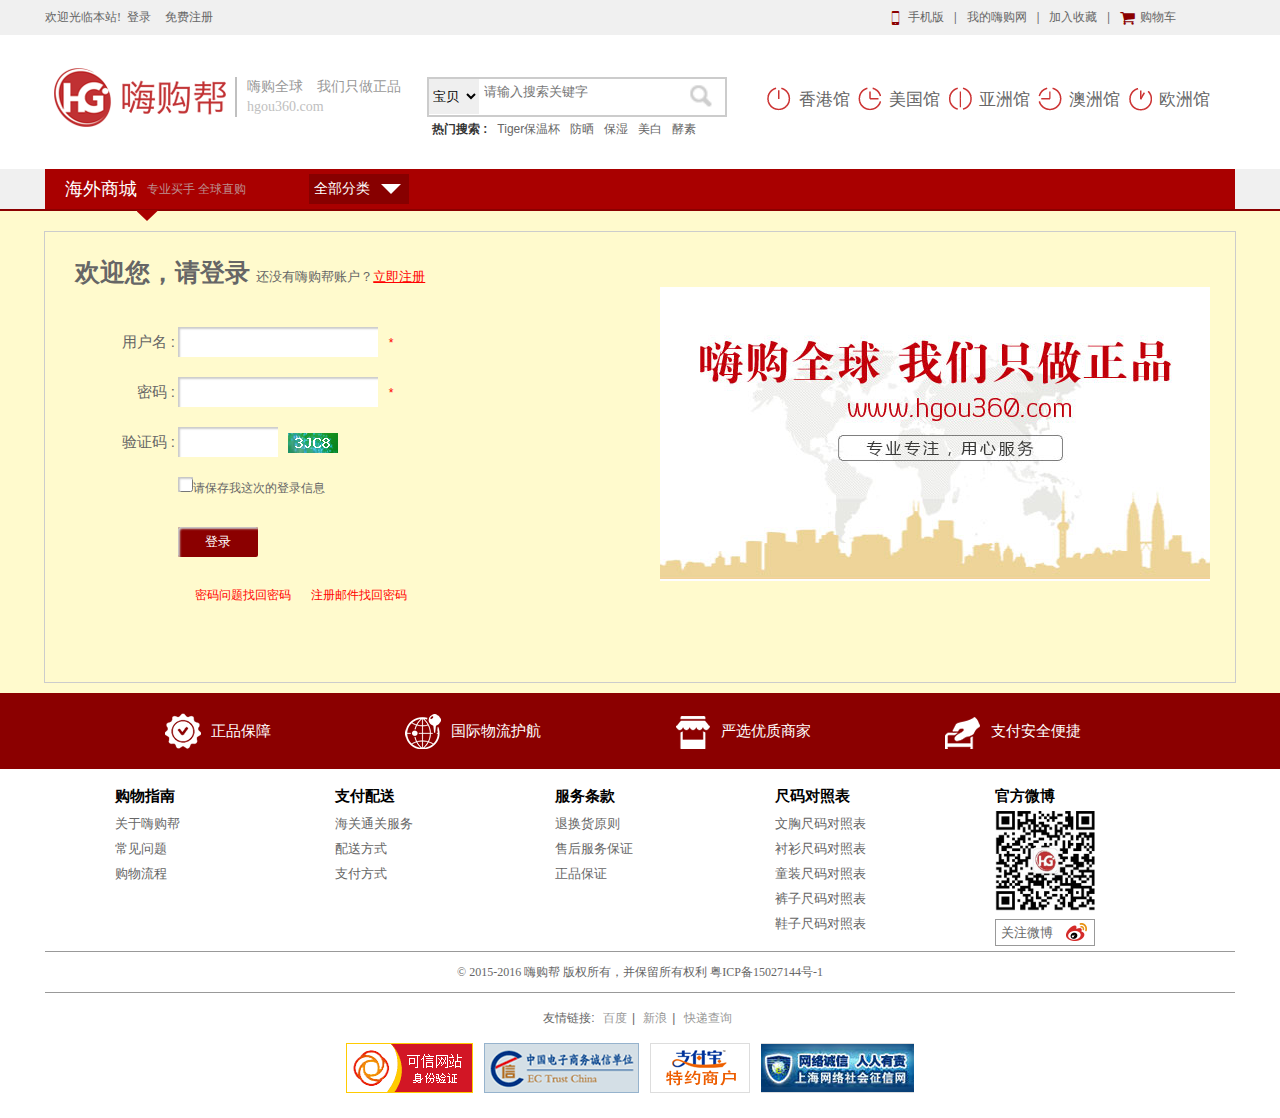
<file: my/login.html>
<!DOCTYPE html>
<html>
	<head>
		<meta charset="UTF-8">
		<title></title>
			<link rel="stylesheet" type="text/css" href="css/comm.css">
			<script type="text/javascript" src="js/jquery-1.11.0.js"></script>
		<style>
				header{margin-top:0;}
				#menu .menu a{display:inline-block;width:100px;height:30px;background:#870000; ;margin-top:5px;font:14px/30px "microsoft yahei";color:#fff;padding:0 5px;box-sizing: border-box;text-align:left;margin-left:60px;position:relative;}
					#menu .menu a strong{border-width:10px;border-color:#fff transparent transparent;border-style:solid;position:absolute;right:8px;top:10px;}
				/****************************************section*/
				section{width:100%;background:#FFFACD;padding:20px 0 10px 0;}
					#con{width:1190px;min-height:200px;height:auto!important;height:200px;border:1px solid #ccc;margin:0 auto;overflow:hidden;}
						#con .left{width:455px;min-height:300px;height:auto!important;height:300px;padding-bottom:150px;float:left;padding:15px 30px;box-sizing: border-box;}
							#con .left h1{font:25px/40px "microsoft yahei";font-weight:bold;}
								#con .left h1 em{font:13px/60px "microsoft yahei";}
								#con .left h1 em a{text-decoration: underline;color:red}
							#con .left ul li{padding-left:30px;box-sizing: border-box;margin-top:20px;}
								#con .left ul li input{width:200px;height:30px;border:0;box-shadow: 2px 2px 2px #CCCCCC inset ;}
								#con .left ul li input[type="checkbox"]{width:15px;height:15px;}
								#con .left ul li input[type="text"]{width:100px;height:30px;}
								
								#con .left ul li i{margin-left:10px;color:red;}
								#con .left ul li a{color:red;margin-left:20px;}
									#con .left ul li a:hover{color:darkred}
								
								#con .left ul li ol{width:180px;height:30px;display:inline-block;}
									#con .left ul li ol div{width:60px;height:30px;float:left;text-align:center;border-bottom:2px solid #999;}
							#con .left form p{width:70px;display:inline-block;text-align:right;font-size:15px;}
							
					
						#con .right{width:600px;min-height:300px;height:auto!important;height:300px;padding-bottom:150px;float:right;background:url(img/hgou.jpg) no-repeat center 55px;}
			</style>
	</head>
	<body>
		<!------------------------------------header-->
		<header>
			<div id="header_top">
				<div class="top">
					<div class="left">
						<span>欢迎光临本站!</span>
						<a href="login.html">登录</a>
						<a href="regist.html">免费注册</a>
					</div>
					<div class="right">
						<a><span>&#xe625;</span>手机版
							<ul>
								<li><img src="img/qr.jpg"></li>
							</ul>
						</a>
						<b>|</b>
						<a href="#">我的嗨购网
							<ul>
								<li>我的订单</li>
								<li>分享有礼</li>
							</ul>
						</a>
						<b>|</b>
						<a href="#">加入收藏</a>
						<b>|</b>
						<a href="#"><span>&#xe654;</span>购物车</a>
					</div>
				</div>
			</div>
			<div id="nav">
				<a href="sy.html"><div class="left1"></div></a>
				<div class="left2">
					<p>嗨购全球　我们只做正品</p>
					<span>hgou360.com</span>
				</div>
				<div class="right1">
					<div class="top">
						<form>
						<select>
							<option>宝贝</option>
							<option>品牌</option>
						</select>
						<input type="text" placeholder="请输入搜索关键字">
						<a href="#"><img src="img/search.png"></a>
						</form>
					</div>
					<div class="bottom">
						<b>热门搜索 :</b>
						<a href="#">Tiger保温杯</a>
						<a href="#">防晒</a>
						<a href="#">保湿</a>
						<a href="#">美白</a>
						<a href="#">酵素</a>
					</div>
				</div>
				<div class="right2">
					<a href="#"><span></span>香港馆</a>
					<a href="#"><span style="background-position:-27px 0"></span>美国馆</a>
					<a href="#"><span style="background-position:-54px 0"></span>亚洲馆</a>
					<a href="#"><span style="background-position:-83px 0"></span>澳洲馆</a>
					<a href="#"><span style="background-position:-110px 0"></span>欧洲馆</a>
				</div>
			</div>
			<div id="menu">
				<div class="menu">
					<i></i>
					<b>海外商城</b>
					<em>专业买手 全球直购</em>
					<a href="#">全部分类<strong></strong></a>
				</div>
			</div>
		</header>
		
		<!------------------------------------section-->
		<section>
			<div id="con">
				<div class="left">
					<h1>欢迎您，请登录 <em>还没有嗨购帮账户？<a href="regist.html">立即注册</a></em></h1>
					<form>
					<ul>
						<li><p>用户名 :</p> <input type="username" name="username" id="un"><i>*</i></li>
						<li><p>密码 : </p> <input type="password" name="password" id="pw"><i>*</i></li>
						<li><p>验证码 :</p> <input type="text" name="code" id="cd"><i><img style="vertical-align: middle;" src="img/code/captcha (1).png"></i></li>
						
						<li><p></p> <input type="checkbox">请保存我这次的登录信息</li>
						<li><p></p> <input style="width:80px;margin:10px 0;background:darkred;color:#fff;border:0;border-radius:2px;cursor: pointer;" type="button" id="btn" value="登录"></li>
						<li><p></p><a href="#">密码问题找回密码</a><a href="#">注册邮件找回密码</a></li>
					</ul>
					</form>
				</div>
				<div class="right"></div>
			</div>
		</section>
		
		<!------------------------------------footer-->
		<footer>
			<div id="footer_top">
				<div class="top">
					<span>
						<i style="background-position:0 0"></i>
						<a href="#">正品保障</a>
					</span>
					<span>
						<i style="background-position:0 -45px"></i>
						<a href="#">国际物流护航</a>
					</span>
					<span>
						<i style="background-position:0 -90px"></i>
						<a href="#">严选优质商家</a>
					</span>
					<span>
						<i style="background-position:0 -135px"></i>
						<a href="#">支付安全便捷</a>
					</span>
				</div>
			</div>
			<div id="footer_bottom">
				<div class="bottom">
					<div class="a">
						<ul>
							<li><a href="#">购物指南</a></li>
							<li><a href="#">关于嗨购帮</a></li>
							<li><a href="#">常见问题</a></li>
							<li><a href="#">购物流程</a></li>
						</ul>
						<ul>
							<li><a href="#">支付配送</a></li>
							<li><a href="#">海关通关服务</a></li>
							<li><a href="#">配送方式</a></li>
							<li><a href="#">支付方式</a></li>
						</ul>
						<ul>
							<li><a href="#">服务条款</a></li>
							<li><a href="#">退换货原则</a></li>
							<li><a href="#">售后服务保证</a></li>
							<li><a href="#">正品保证</a></li>
						</ul>
						<ul>
							<li><a href="#">尺码对照表</a></li>
							<li><a href="#">文胸尺码对照表</a></li>
							<li><a href="#">衬衫尺码对照表</a></li>
							<li><a href="#">童装尺码对照表</a></li>
							<li><a href="#">裤子尺码对照表</a></li>
							<li><a href="#">鞋子尺码对照表</a></li>
						</ul>
						<ul>
							<li><a href="#">官方微博</a></li>
							<li><img src="img/qr.png"></li>
							<li>关注微博<span></span></li>
						</ul>
					</div>
					<div class="b">
						<p>© 2015-2016 嗨购帮 版权所有，并保留所有权利 粤ICP备15027144号-1</p>
					</div>
					<div class="c">
						友情链接:
						<a href="#">百度</a>|
						<a href="#">新浪</a>|
						<a href="#">快递查询</a>
						
					</div>
					<div class="d">
						<a href="#"><div class="d1" style="margin-left:300px"></div></a>
						<a href="#"><div class="d2"></div></a>
						<a href="#"><div class="d3"></div></a>
						<a href="#"><div class="d4"></div></a>
					</div>
				</div>
			</div>
		</footer>
		<script type="text/javascript">
			$(function(){
				$("#btn").click(function(){
					$.post("http://127.0.0.1/stage333/Hgou_my/login.php",{"username":$("#un").val(),"password":$("#pw").val()},function(data){
						data=eval(data);
//						console.log($("#un").val());
						
						for(var i=0;i<data.length;i++){
//							console.log(data[0].username)
							if($("#un").val()==data[i].username&&$("#pw").val()==data[i].password&&$("#cd").val()=="3JC8"){
								location.href="sy.html";
								return;
							}
							if($("#un").val()!=data[i].username){
								if(i<data.length-1){
									continue;
								}else{
									alert("用户名不存在！");
								}
							}else if($("#pw").val()!=data[i].password){
								alert("密码错误！");
								$("#pw")[0].value="";
								return;
							}else if($("#cd").val()!="3JC8"){
								alert("验证码不正确！");
								return;
							}
						}
						
					})
				})
			})
		</script>
	</body>
</html>
</file>
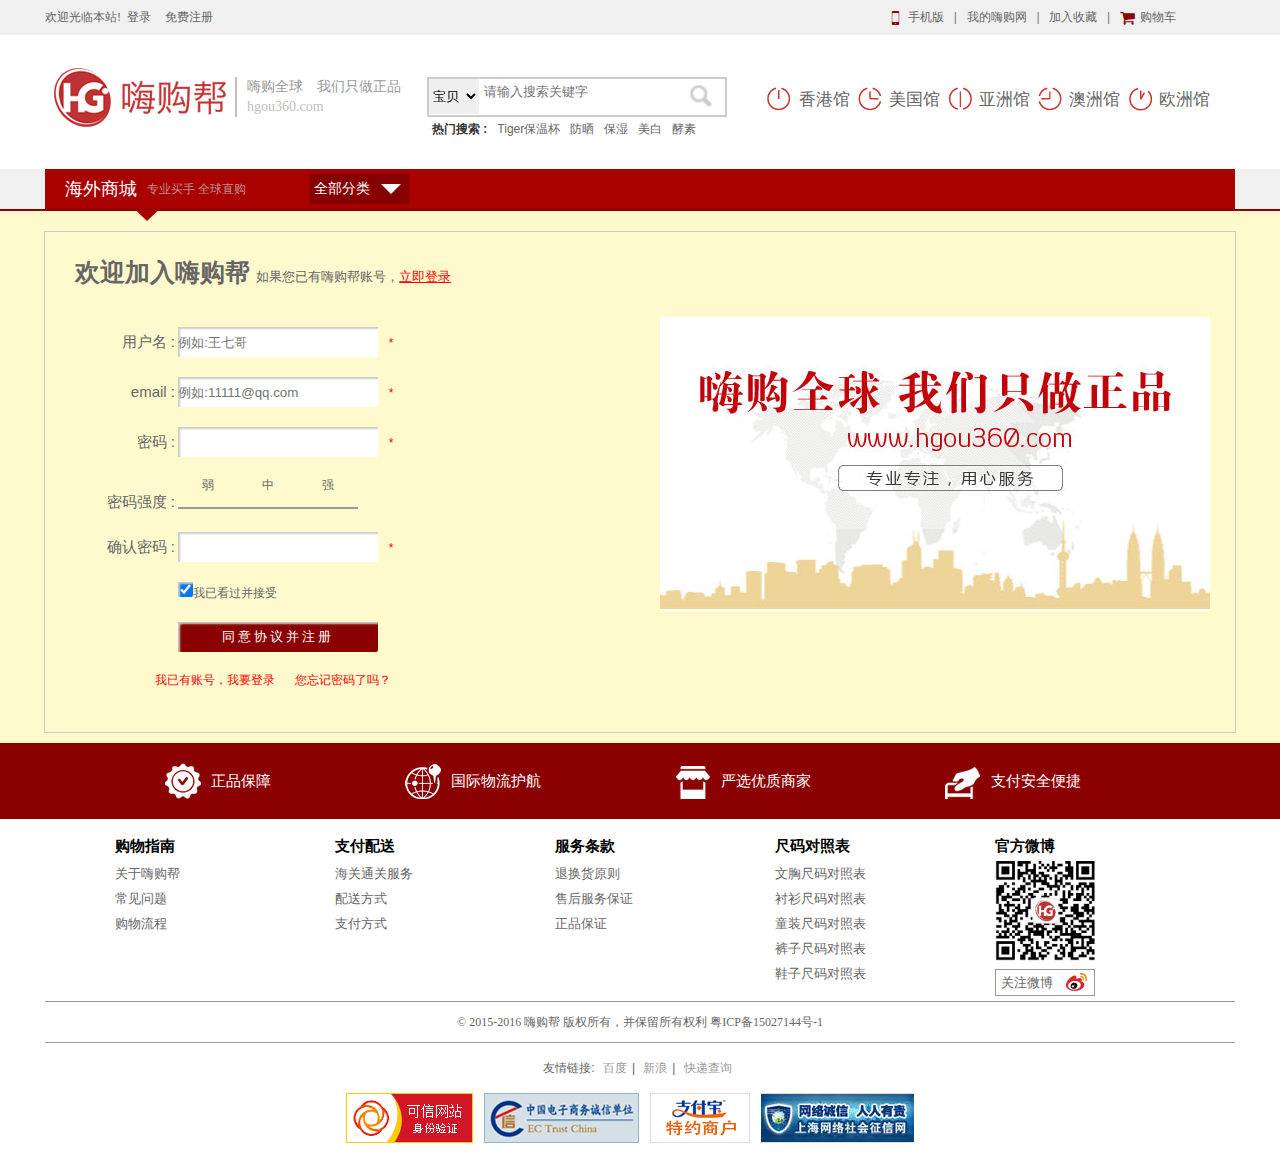
<file: my/regist.html>
<!DOCTYPE html>
<html>
	<head>
		<meta charset="UTF-8">
		<title></title>
			<link rel="stylesheet" type="text/css" href="css/comm.css">
			<script type="text/javascript" src="js/jquery-1.11.0.js"></script>
			<style>
				header{margin-top:0;}
				#menu .menu a{display:inline-block;width:100px;height:30px;background:#870000; ;margin-top:5px;font:14px/30px "microsoft yahei";color:#fff;padding:0 5px;box-sizing: border-box;text-align:left;margin-left:60px;position:relative;}
					#menu .menu a strong{border-width:10px;border-color:#fff transparent transparent;border-style:solid;position:absolute;right:8px;top:10px;}
				/****************************************section*/
				section{width:100%;background:#FFFACD;padding:20px 0 10px 0;}
					#con{width:1190px;min-height:200px;height:auto!important;height:200px;border:1px solid #ccc;margin:0 auto;overflow:hidden;}
						#con .left{width:550px;height:500px;float:left;padding:15px 30px;box-sizing: border-box;}
							#con .left h1{font:25px/40px "microsoft yahei";font-weight:bold;}
								#con .left h1 em{font:13px/60px "microsoft yahei";}
								#con .left h1 em a{text-decoration: underline;color:red}
							#con .left ul li{padding-left:30px;box-sizing: border-box;margin-top:20px;}
								#con .left ul li input{width:200px;height:30px;border:0;box-shadow: 2px 2px 2px #CCCCCC inset ;}
								#con .left ul li input[type="checkbox"]{width:15px;height:15px;}
								#con .left ul li i{margin-left:10px;color:red;}
								#con .left ul li a{color:red;margin-left:20px;}
									#con .left ul li a:hover{color:darkred}
								#con .left ul li a:nth-child(1){margin-left:50px;}
								
								#con .left ul li ol{width:180px;height:30px;display:inline-block;}
									#con .left ul li ol div{width:60px;height:30px;float:left;text-align:center;border-bottom:2px solid #999;}
							#con .left form p{width:70px;display:inline-block;text-align:right;font-size:15px;}
							
					
						#con .right{width:600px;height:500px;float:right;background:url(img/hgou.jpg) no-repeat center 85px;}
			</style>
	</head>
	<body>
		<!------------------------------------header-->
		<header>
			<div id="header_top">
				<div class="top">
					<div class="left">
						<span>欢迎光临本站!</span>
						<a href="login.html">登录</a>
						<a href="regist.html">免费注册</a>
					</div>
					<div class="right">
						<a><span>&#xe625;</span>手机版
							<ul>
								<li><img src="img/qr.jpg"></li>
							</ul>
						</a>
						<b>|</b>
						<a href="#">我的嗨购网
							<ul>
								<li>我的订单</li>
								<li>分享有礼</li>
							</ul>
						</a>
						<b>|</b>
						<a href="#">加入收藏</a>
						<b>|</b>
						<a href="#"><span>&#xe654;</span>购物车</a>
					</div>
				</div>
			</div>
			<div id="nav">
				<a href="sy.html"><div class="left1"></div></a>
				<div class="left2">
					<p>嗨购全球　我们只做正品</p>
					<span>hgou360.com</span>
				</div>
				<div class="right1">
					<div class="top">
						<form>
						<select>
							<option>宝贝</option>
							<option>品牌</option>
						</select>
						<input type="text" placeholder="请输入搜索关键字">
						<a href="#"><img src="img/search.png"></a>
						</form>
					</div>
					<div class="bottom">
						<b>热门搜索 :</b>
						<a href="#">Tiger保温杯</a>
						<a href="#">防晒</a>
						<a href="#">保湿</a>
						<a href="#">美白</a>
						<a href="#">酵素</a>
					</div>
				</div>
				<div class="right2">
					<a href="#"><span></span>香港馆</a>
					<a href="#"><span style="background-position:-27px 0"></span>美国馆</a>
					<a href="#"><span style="background-position:-54px 0"></span>亚洲馆</a>
					<a href="#"><span style="background-position:-83px 0"></span>澳洲馆</a>
					<a href="#"><span style="background-position:-110px 0"></span>欧洲馆</a>
				</div>
			</div>
			<div id="menu">
				<div class="menu">
					<i></i>
					<b>海外商城</b>
					<em>专业买手 全球直购</em>
					<a href="#">全部分类<strong></strong></a>
				</div>
			</div>
		</header>
		
		<!------------------------------------section-->
		<section>
			<div id="con">
				<div class="left">
					<h1>欢迎加入嗨购帮 <em>如果您已有嗨购帮账号，<a href="login.html">立即登录</a></em></h1>
					<form>
					<ul>
						<li><p>用户名 :</p> <input type="username" name="username" id="un" placeholder="例如:王七哥"><i>*</i></li>
						<li><p>email :</p> <input type="text" name="email" id="el" placeholder="例如:11111@qq.com"><i>*</i></li>
						<li><p>密码 : </p> <input type="password" name="password" id="pw1"><i>*</i></li>
						<li><p>密码强度 : </p> <ol><div>弱</div><div>中</div><div>强</div></ol></li>
						<li><p>确认密码 : </p> <input type="password" name="password" id="pw2"><i>*</i></li>
						<li><p></p> <input type="checkbox" checked="" id="cb">我已看过并接受</li>
						<li><p></p> <input style="background:darkred;letter-spacing:3px;color:#fff;border:0;border-radius:2px;cursor: pointer;" type="button" id="btn" value="同意协议并注册"></li>
						<li><a href="login.html">我已有账号，我要登录</a><a href="#">您忘记密码了吗？</a></li>
					</ul>
					</form>
				</div>
				<div class="right"></div>
			</div>
		</section>
		
		<!------------------------------------footer-->
		<footer>
			<div id="footer_top">
				<div class="top">
					<span>
						<i style="background-position:0 0"></i>
						<a href="#">正品保障</a>
					</span>
					<span>
						<i style="background-position:0 -45px"></i>
						<a href="#">国际物流护航</a>
					</span>
					<span>
						<i style="background-position:0 -90px"></i>
						<a href="#">严选优质商家</a>
					</span>
					<span>
						<i style="background-position:0 -135px"></i>
						<a href="#">支付安全便捷</a>
					</span>
				</div>
			</div>
			<div id="footer_bottom">
				<div class="bottom">
					<div class="a">
						<ul>
							<li><a href="#">购物指南</a></li>
							<li><a href="#">关于嗨购帮</a></li>
							<li><a href="#">常见问题</a></li>
							<li><a href="#">购物流程</a></li>
						</ul>
						<ul>
							<li><a href="#">支付配送</a></li>
							<li><a href="#">海关通关服务</a></li>
							<li><a href="#">配送方式</a></li>
							<li><a href="#">支付方式</a></li>
						</ul>
						<ul>
							<li><a href="#">服务条款</a></li>
							<li><a href="#">退换货原则</a></li>
							<li><a href="#">售后服务保证</a></li>
							<li><a href="#">正品保证</a></li>
						</ul>
						<ul>
							<li><a href="#">尺码对照表</a></li>
							<li><a href="#">文胸尺码对照表</a></li>
							<li><a href="#">衬衫尺码对照表</a></li>
							<li><a href="#">童装尺码对照表</a></li>
							<li><a href="#">裤子尺码对照表</a></li>
							<li><a href="#">鞋子尺码对照表</a></li>
						</ul>
						<ul>
							<li><a href="#">官方微博</a></li>
							<li><img src="img/qr.png"></li>
							<li>关注微博<span></span></li>
						</ul>
					</div>
					<div class="b">
						<p>© 2015-2016 嗨购帮 版权所有，并保留所有权利 粤ICP备15027144号-1</p>
					</div>
					<div class="c">
						友情链接:
						<a href="#">百度</a>|
						<a href="#">新浪</a>|
						<a href="#">快递查询</a>
						
					</div>
					<div class="d">
						<a href="#"><div class="d1" style="margin-left:300px"></div></a>
						<a href="#"><div class="d2"></div></a>
						<a href="#"><div class="d3"></div></a>
						<a href="#"><div class="d4"></div></a>
					</div>
				</div>
			</div>
		</footer>
		<script type="text/javascript">
			$(function(){
				$("#un,#el").blur(function(){
					//***************************************冗余代码
					$("#un").parent().find("i").html("*");
					$("#el").parent().find("i").html("*");
					$("#pw1").parent().find("i").html("*");
					$("#pw2").parent().find("i").html("*");
					
					var reg1=/[\u4e00-\u9fa5]/;
					var reg2=/^([a-z0-9_\.-]+)@([\da-z\.-]+)\.([a-z\.]{2,6})$/;
					
					if($("#un").val()==""){
							
//								var reg=/^(\d{4})(\D{5})$/;
//								var val=oZh.value;
//								if(reg.test(val)){
//									console.log("正确");
//								}else{
//									console.log("不正确");
//								}
							
						$("#un").parent().find("i").html("-用户名不能为空");
						return;
					}else if(!reg1.test($("#un").val())){
						$("#un").parent().find("i").html("-用户名格式错误");
						return;
					}
					
					
					if($("#el").val()==""){
						$("#el").parent().find("i").html("-邮箱不能为空");
						return;
					}else if(!reg2.test($("#el").val())){
						$("#el").parent().find("i").html("-邮箱格式错误");
						return;
					}
					
					
					if($("#pw1").val()==""){
						$("#pw1").parent().find("i").html("-密码不能为空");
						return;
					}
					if($("#pw1").val()!=$("#pw2").val()){
						$("#pw2").parent().find("i").html("-两次密码不一致");
						return;
					}
					//************************************************
				})
				
				$("#btn").click(function(){
					$("#un").parent().find("i").html("*");
					$("#el").parent().find("i").html("*");
					$("#pw1").parent().find("i").html("*");
					$("#pw2").parent().find("i").html("*");
					
					if($("#un").val()==""){
						$("#un").parent().find("i").html("-用户名不能为空");
						return;
					}
					if($("#el").val()==""){
						$("#el").parent().find("i").html("-邮箱不能为空");
						return;
					}
					if($("#pw1").val()==""){
						$("#pw1").parent().find("i").html("-密码不能为空");
						return;
					}
					if($("#pw1").val()!=$("#pw2").val()){
						$("#pw2").parent().find("i").html("-两次密码不一致");
						return;
					}
					
//					console.log($("#un").val());
					$.post("http://127.0.0.1/stage333/Hgou_my/regist.php",{"username":$("#un").val(),"password":$("#pw1").val(),"email":$("#el").val()},function(data){
//						data=eval(data);

//						console.log($("#con .left ul li:nth-of-type(6)").find("input").attr("checked"))
//						console.log($("#cb").attr("checked"))
						if(data==0){
							
							alert("注册成功!");

							location.href="login.html";
							
						}else if(data==1){
							$("#un").parent().find("i").html("-该用户名已被使用");
						}else if(data==2){
							$("#el").parent().find("i").html("-该邮箱已被使用");
						}
					})
				})
				
			})
		</script>
	</body>
</html>
</file>
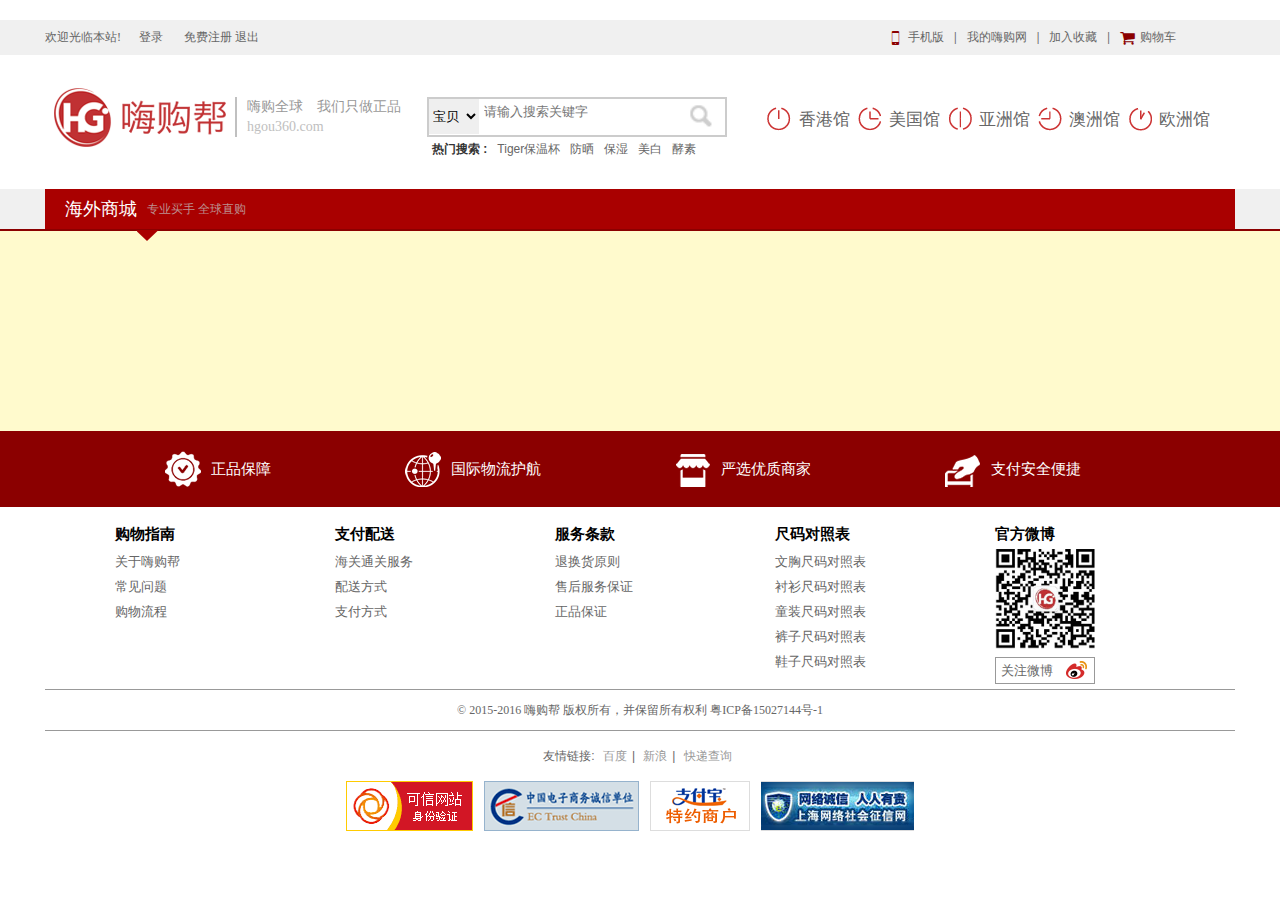
<file: my/usercenter.html>
<!DOCTYPE html>
<html>
	<head>
		<meta charset="UTF-8">
		<title></title>
			<link rel="stylesheet" type="text/css" href="css/comm.css">
			<script type="text/javascript" src="js/common.js"></script>
			<script type="text/javascript" src="js/jquery-1.11.0.js"></script>
			<style>
				
			</style>
	</head>
	<body>
		<!------------------------------------header-->
		<header>
			<div id="header_top">
				<div class="top">
					<div class="left">
						<span>欢迎光临本站!</span>
						<a style="display:none;cursor: pointer;" class="user1"></a>
						<a href="login.html" class="user2">登录</a>
						<a href="regist.html">免费注册</a>
						<a class="drop">退出</a>
					</div>
					<div class="right">
						<a><span>&#xe625;</span>手机版
							<ul>
								<li><img src="img/qr.jpg"></li>
							</ul>
						</a>
						<b>|</b>
						<a href="#">我的嗨购网
							<ul>
								<li>我的订单</li>
								<li>分享有礼</li>
							</ul>
						</a>
						<b>|</b>
						<a href="#">加入收藏</a>
						<b>|</b>
						<a href="#"><span>&#xe654;</span>购物车</a>
					</div>
				</div>
			</div>
			<div id="nav">
				<a href="sy.html"><div class="left1"></div></a>
				<div class="left2">
					<p>嗨购全球　我们只做正品</p>
					<span>hgou360.com</span>
				</div>
				<div class="right1">
					<div class="top">
						<form>
						<select>
							<option>宝贝</option>
							<option>品牌</option>
						</select>
						<input type="text" placeholder="请输入搜索关键字">
						<a href="#"><img src="img/search.png"></a>
						</form>
					</div>
					<div class="bottom">
						<b>热门搜索 :</b>
						<a href="#">Tiger保温杯</a>
						<a href="#">防晒</a>
						<a href="#">保湿</a>
						<a href="#">美白</a>
						<a href="#">酵素</a>
					</div>
				</div>
				<div class="right2">
					<a href="#"><span></span>香港馆</a>
					<a href="#"><span style="background-position:-27px 0"></span>美国馆</a>
					<a href="#"><span style="background-position:-54px 0"></span>亚洲馆</a>
					<a href="#"><span style="background-position:-83px 0"></span>澳洲馆</a>
					<a href="#"><span style="background-position:-110px 0"></span>欧洲馆</a>
				</div>
			</div>
			<div id="menu">
				<div class="menu">
					<i></i>
					<b>海外商城</b>
					<em>专业买手 全球直购</em>
				</div>
			</div>
		</header>
		
		<!------------------------------------section-->
		<section>
			
		</section>
		
		<!------------------------------------footer-->
		<footer>
			<div id="footer_top">
				<div class="top">
					<span>
						<i style="background-position:0 0"></i>
						<a href="#">正品保障</a>
					</span>
					<span>
						<i style="background-position:0 -45px"></i>
						<a href="#">国际物流护航</a>
					</span>
					<span>
						<i style="background-position:0 -90px"></i>
						<a href="#">严选优质商家</a>
					</span>
					<span>
						<i style="background-position:0 -135px"></i>
						<a href="#">支付安全便捷</a>
					</span>
				</div>
			</div>
			<div id="footer_bottom">
				<div class="bottom">
					<div class="a">
						<ul>
							<li><a href="#">购物指南</a></li>
							<li><a href="#">关于嗨购帮</a></li>
							<li><a href="#">常见问题</a></li>
							<li><a href="#">购物流程</a></li>
						</ul>
						<ul>
							<li><a href="#">支付配送</a></li>
							<li><a href="#">海关通关服务</a></li>
							<li><a href="#">配送方式</a></li>
							<li><a href="#">支付方式</a></li>
						</ul>
						<ul>
							<li><a href="#">服务条款</a></li>
							<li><a href="#">退换货原则</a></li>
							<li><a href="#">售后服务保证</a></li>
							<li><a href="#">正品保证</a></li>
						</ul>
						<ul>
							<li><a href="#">尺码对照表</a></li>
							<li><a href="#">文胸尺码对照表</a></li>
							<li><a href="#">衬衫尺码对照表</a></li>
							<li><a href="#">童装尺码对照表</a></li>
							<li><a href="#">裤子尺码对照表</a></li>
							<li><a href="#">鞋子尺码对照表</a></li>
						</ul>
						<ul>
							<li><a href="#">官方微博</a></li>
							<li><img src="img/qr.png"></li>
							<li>关注微博<span></span></li>
						</ul>
					</div>
					<div class="b">
						<p>© 2015-2016 嗨购帮 版权所有，并保留所有权利 粤ICP备15027144号-1</p>
					</div>
					<div class="c">
						友情链接:
						<a href="#">百度</a>|
						<a href="#">新浪</a>|
						<a href="#">快递查询</a>
						
					</div>
					<div class="d">
						<a href="#"><div class="d1" style="margin-left:300px"></div></a>
						<a href="#"><div class="d2"></div></a>
						<a href="#"><div class="d3"></div></a>
						<a href="#"><div class="d4"></div></a>
					</div>
				</div>
			</div>
		</footer>
		
		<script type="text/javascript">
			var str1=getCookie("username");
			var str2=decodeURI(str1);
//			console.log(str2);
			str1?foo1():foo2()
			//--------------------------------------foo1
			function foo1(){
				$(function(){
					//---------------------------------------------------------head变化
					$("#header_top .top .left span").html("您好，欢迎您回来！")
					$("#header_top .top .left .user1").html(str2);
					
					$("#header_top .top .left .user1").css({"font-weight":"bold","font-style":"italic"});
					$("#header_top .top .left .user2").css("display","none");
					$("#header_top .top .left .user1").css("display","inline-block");
					
					$("#header_top .top .left .user1").click(function(){
						setTimeout(function(){location.href="usercenter.html"},100)
					})
					
					$("#header_top .top .left a").eq(3).css({"display":"inline-block","cursor":"pointer"})
					$("#header_top .top .left a").eq(3).click(function(){
//						return false;
						removeCookie("username");
						setTimeout(function(){location.reload()},100)	
					})
					//---------------
					foo3();
				})
			}
			//--------------------------------------foo2
			function foo2(){
				$(function(){
					foo3();
				})
			}
			function foo3(){
				
			}
			
		</script>
	</body>
</html>
</file>
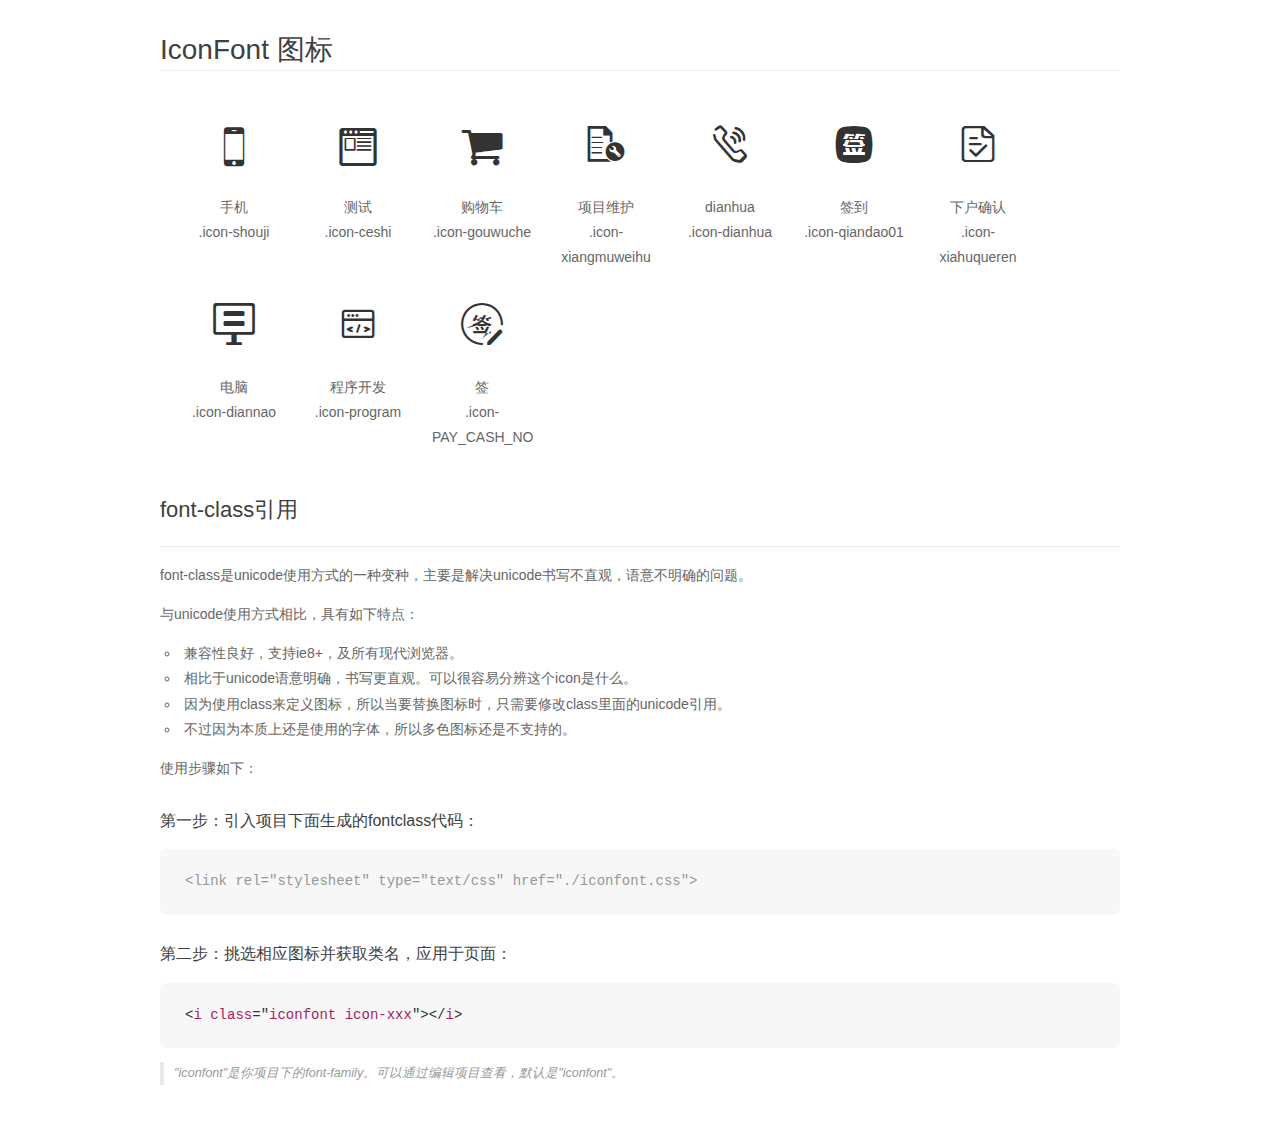
<file: my/font/demo_fontclass.html>
<!DOCTYPE html>
<html>
<head>
    <meta charset="utf-8"/>
    <title>IconFont</title>
    <link rel="stylesheet" href="demo.css">
    <link rel="stylesheet" href="iconfont.css">
</head>
<body>
    <div class="main markdown">
        <h1>IconFont 图标</h1>
        <ul class="icon_lists clear">
            
                <li>
                <i class="icon iconfont icon-shouji"></i>
                    <div class="name">手机</div>
                    <div class="fontclass">.icon-shouji</div>
                </li>
            
                <li>
                <i class="icon iconfont icon-ceshi"></i>
                    <div class="name">测试</div>
                    <div class="fontclass">.icon-ceshi</div>
                </li>
            
                <li>
                <i class="icon iconfont icon-gouwuche"></i>
                    <div class="name">购物车</div>
                    <div class="fontclass">.icon-gouwuche</div>
                </li>
            
                <li>
                <i class="icon iconfont icon-xiangmuweihu"></i>
                    <div class="name">项目维护</div>
                    <div class="fontclass">.icon-xiangmuweihu</div>
                </li>
            
                <li>
                <i class="icon iconfont icon-dianhua"></i>
                    <div class="name">dianhua</div>
                    <div class="fontclass">.icon-dianhua</div>
                </li>
            
                <li>
                <i class="icon iconfont icon-qiandao01"></i>
                    <div class="name">签到</div>
                    <div class="fontclass">.icon-qiandao01</div>
                </li>
            
                <li>
                <i class="icon iconfont icon-xiahuqueren"></i>
                    <div class="name">下户确认</div>
                    <div class="fontclass">.icon-xiahuqueren</div>
                </li>
            
                <li>
                <i class="icon iconfont icon-diannao"></i>
                    <div class="name">电脑</div>
                    <div class="fontclass">.icon-diannao</div>
                </li>
            
                <li>
                <i class="icon iconfont icon-program"></i>
                    <div class="name">程序开发</div>
                    <div class="fontclass">.icon-program</div>
                </li>
            
                <li>
                <i class="icon iconfont icon-PAY_CASH_NO"></i>
                    <div class="name">签</div>
                    <div class="fontclass">.icon-PAY_CASH_NO</div>
                </li>
            
        </ul>

        <h2 id="font-class-">font-class引用</h2>
        <hr>

        <p>font-class是unicode使用方式的一种变种，主要是解决unicode书写不直观，语意不明确的问题。</p>
        <p>与unicode使用方式相比，具有如下特点：</p>
        <ul>
        <li>兼容性良好，支持ie8+，及所有现代浏览器。</li>
        <li>相比于unicode语意明确，书写更直观。可以很容易分辨这个icon是什么。</li>
        <li>因为使用class来定义图标，所以当要替换图标时，只需要修改class里面的unicode引用。</li>
        <li>不过因为本质上还是使用的字体，所以多色图标还是不支持的。</li>
        </ul>
        <p>使用步骤如下：</p>
        <h3 id="-fontclass-">第一步：引入项目下面生成的fontclass代码：</h3>


        <pre><code class="lang-js hljs javascript"><span class="hljs-comment">&lt;link rel="stylesheet" type="text/css" href="./iconfont.css"&gt;</span></code></pre>
        <h3 id="-">第二步：挑选相应图标并获取类名，应用于页面：</h3>
        <pre><code class="lang-css hljs">&lt;<span class="hljs-selector-tag">i</span> <span class="hljs-selector-tag">class</span>="<span class="hljs-selector-tag">iconfont</span> <span class="hljs-selector-tag">icon-xxx</span>"&gt;&lt;/<span class="hljs-selector-tag">i</span>&gt;</code></pre>
        <blockquote>
        <p>"iconfont"是你项目下的font-family。可以通过编辑项目查看，默认是"iconfont"。</p>
        </blockquote>
    </div>
</body>
</html>
</file>
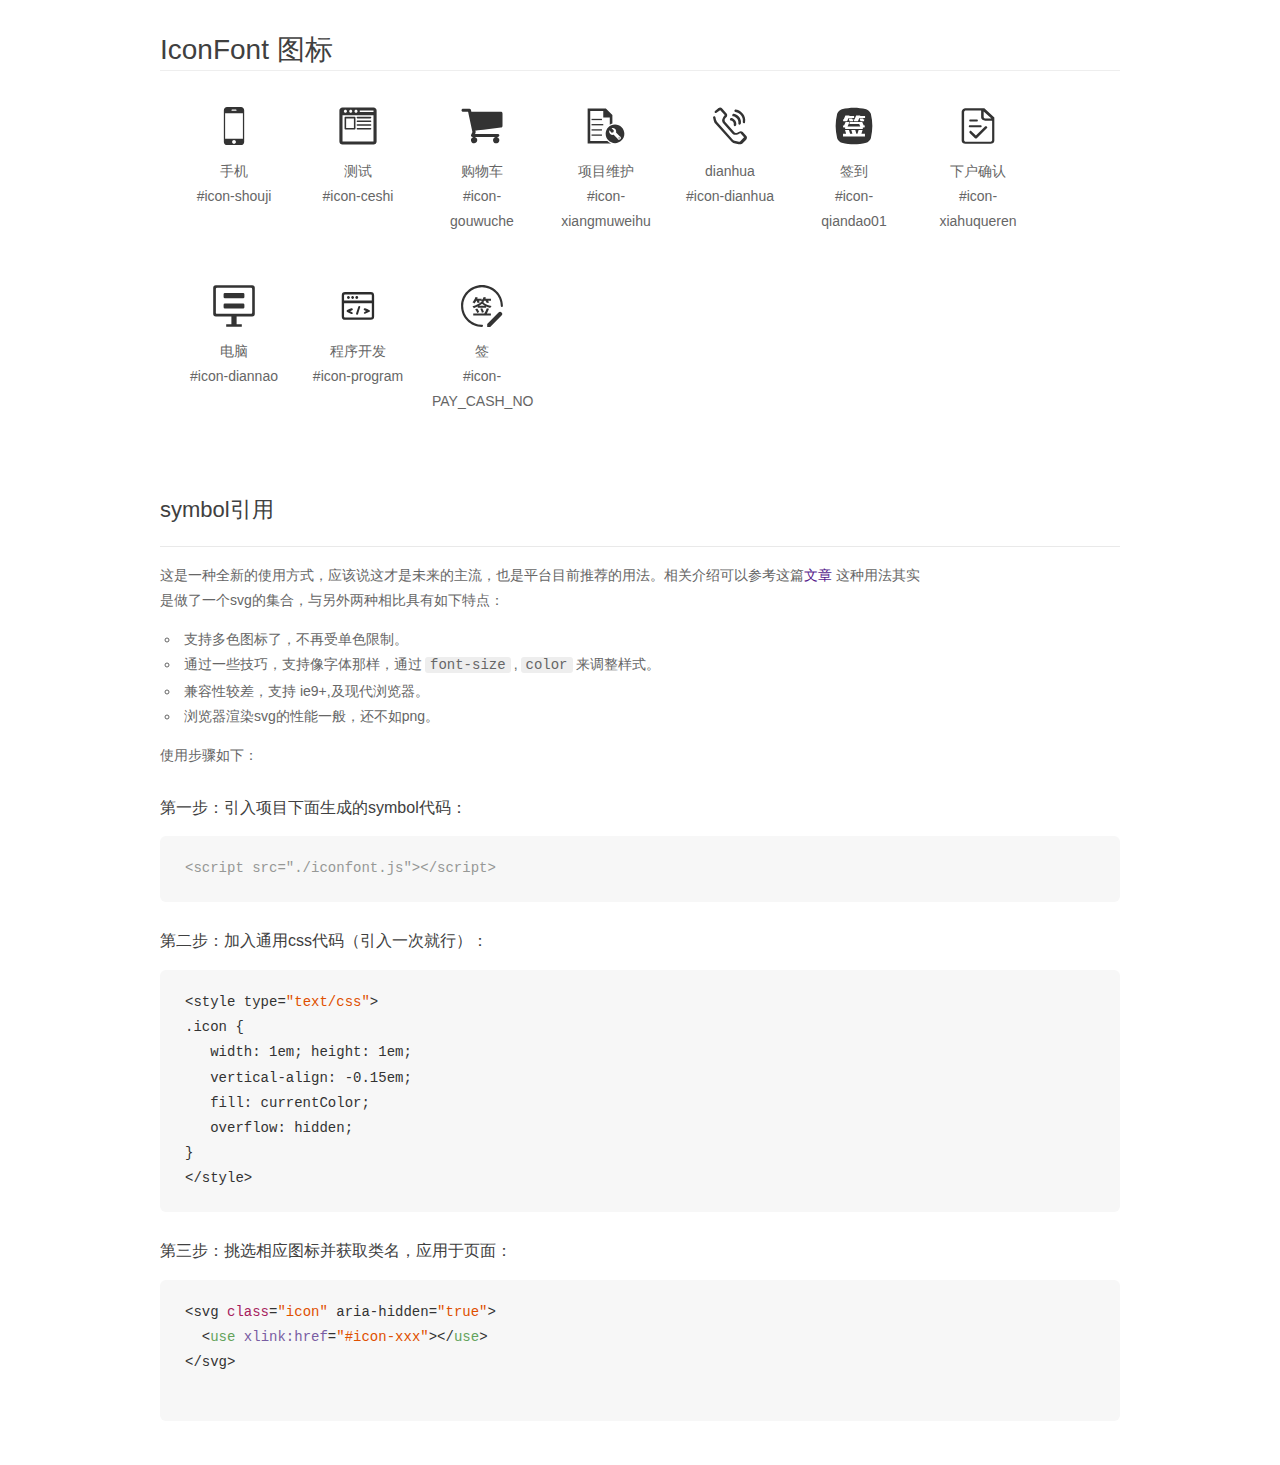
<file: my/font/demo_symbol.html>
<!DOCTYPE html>
<html>
<head>
    <meta charset="utf-8"/>
    <title>IconFont</title>
    <link rel="stylesheet" href="demo.css">
    <script src="iconfont.js"></script>

    <style type="text/css">
        .icon {
          /* 通过设置 font-size 来改变图标大小 */
          width: 1em; height: 1em;
          /* 图标和文字相邻时，垂直对齐 */
          vertical-align: -0.15em;
          /* 通过设置 color 来改变 SVG 的颜色/fill */
          fill: currentColor;
          /* path 和 stroke 溢出 viewBox 部分在 IE 下会显示
             normalize.css 中也包含这行 */
          overflow: hidden;
        }

    </style>
</head>
<body>
    <div class="main markdown">
        <h1>IconFont 图标</h1>
        <ul class="icon_lists clear">
            
                <li>
                    <svg class="icon" aria-hidden="true">
                        <use xlink:href="#icon-shouji"></use>
                    </svg>
                    <div class="name">手机</div>
                    <div class="fontclass">#icon-shouji</div>
                </li>
            
                <li>
                    <svg class="icon" aria-hidden="true">
                        <use xlink:href="#icon-ceshi"></use>
                    </svg>
                    <div class="name">测试</div>
                    <div class="fontclass">#icon-ceshi</div>
                </li>
            
                <li>
                    <svg class="icon" aria-hidden="true">
                        <use xlink:href="#icon-gouwuche"></use>
                    </svg>
                    <div class="name">购物车</div>
                    <div class="fontclass">#icon-gouwuche</div>
                </li>
            
                <li>
                    <svg class="icon" aria-hidden="true">
                        <use xlink:href="#icon-xiangmuweihu"></use>
                    </svg>
                    <div class="name">项目维护</div>
                    <div class="fontclass">#icon-xiangmuweihu</div>
                </li>
            
                <li>
                    <svg class="icon" aria-hidden="true">
                        <use xlink:href="#icon-dianhua"></use>
                    </svg>
                    <div class="name">dianhua</div>
                    <div class="fontclass">#icon-dianhua</div>
                </li>
            
                <li>
                    <svg class="icon" aria-hidden="true">
                        <use xlink:href="#icon-qiandao01"></use>
                    </svg>
                    <div class="name">签到</div>
                    <div class="fontclass">#icon-qiandao01</div>
                </li>
            
                <li>
                    <svg class="icon" aria-hidden="true">
                        <use xlink:href="#icon-xiahuqueren"></use>
                    </svg>
                    <div class="name">下户确认</div>
                    <div class="fontclass">#icon-xiahuqueren</div>
                </li>
            
                <li>
                    <svg class="icon" aria-hidden="true">
                        <use xlink:href="#icon-diannao"></use>
                    </svg>
                    <div class="name">电脑</div>
                    <div class="fontclass">#icon-diannao</div>
                </li>
            
                <li>
                    <svg class="icon" aria-hidden="true">
                        <use xlink:href="#icon-program"></use>
                    </svg>
                    <div class="name">程序开发</div>
                    <div class="fontclass">#icon-program</div>
                </li>
            
                <li>
                    <svg class="icon" aria-hidden="true">
                        <use xlink:href="#icon-PAY_CASH_NO"></use>
                    </svg>
                    <div class="name">签</div>
                    <div class="fontclass">#icon-PAY_CASH_NO</div>
                </li>
            
        </ul>


        <h2 id="symbol-">symbol引用</h2>
        <hr>

        <p>这是一种全新的使用方式，应该说这才是未来的主流，也是平台目前推荐的用法。相关介绍可以参考这篇<a href="">文章</a>
        这种用法其实是做了一个svg的集合，与另外两种相比具有如下特点：</p>
        <ul>
          <li>支持多色图标了，不再受单色限制。</li>
          <li>通过一些技巧，支持像字体那样，通过<code>font-size</code>,<code>color</code>来调整样式。</li>
          <li>兼容性较差，支持 ie9+,及现代浏览器。</li>
          <li>浏览器渲染svg的性能一般，还不如png。</li>
        </ul>
        <p>使用步骤如下：</p>
        <h3 id="-symbol-">第一步：引入项目下面生成的symbol代码：</h3>
        <pre><code class="lang-js hljs javascript"><span class="hljs-comment">&lt;script src="./iconfont.js"&gt;&lt;/script&gt;</span></code></pre>
        <h3 id="-css-">第二步：加入通用css代码（引入一次就行）：</h3>
        <pre><code class="lang-js hljs javascript">&lt;style type=<span class="hljs-string">"text/css"</span>&gt;
.icon {
   width: <span class="hljs-number">1</span>em; height: <span class="hljs-number">1</span>em;
   vertical-align: <span class="hljs-number">-0.15</span>em;
   fill: currentColor;
   overflow: hidden;
}
&lt;<span class="hljs-regexp">/style&gt;</span></code></pre>
        <h3 id="-">第三步：挑选相应图标并获取类名，应用于页面：</h3>
        <pre><code class="lang-js hljs javascript">&lt;svg <span class="hljs-class"><span class="hljs-keyword">class</span></span>=<span class="hljs-string">"icon"</span> aria-hidden=<span class="hljs-string">"true"</span>&gt;<span class="xml"><span class="hljs-tag">
  &lt;<span class="hljs-name">use</span> <span class="hljs-attr">xlink:href</span>=<span class="hljs-string">"#icon-xxx"</span>&gt;</span><span class="hljs-tag">&lt;/<span class="hljs-name">use</span>&gt;</span>
</span>&lt;<span class="hljs-regexp">/svg&gt;
        </span></code></pre>
    </div>
</body>
</html>
</file>
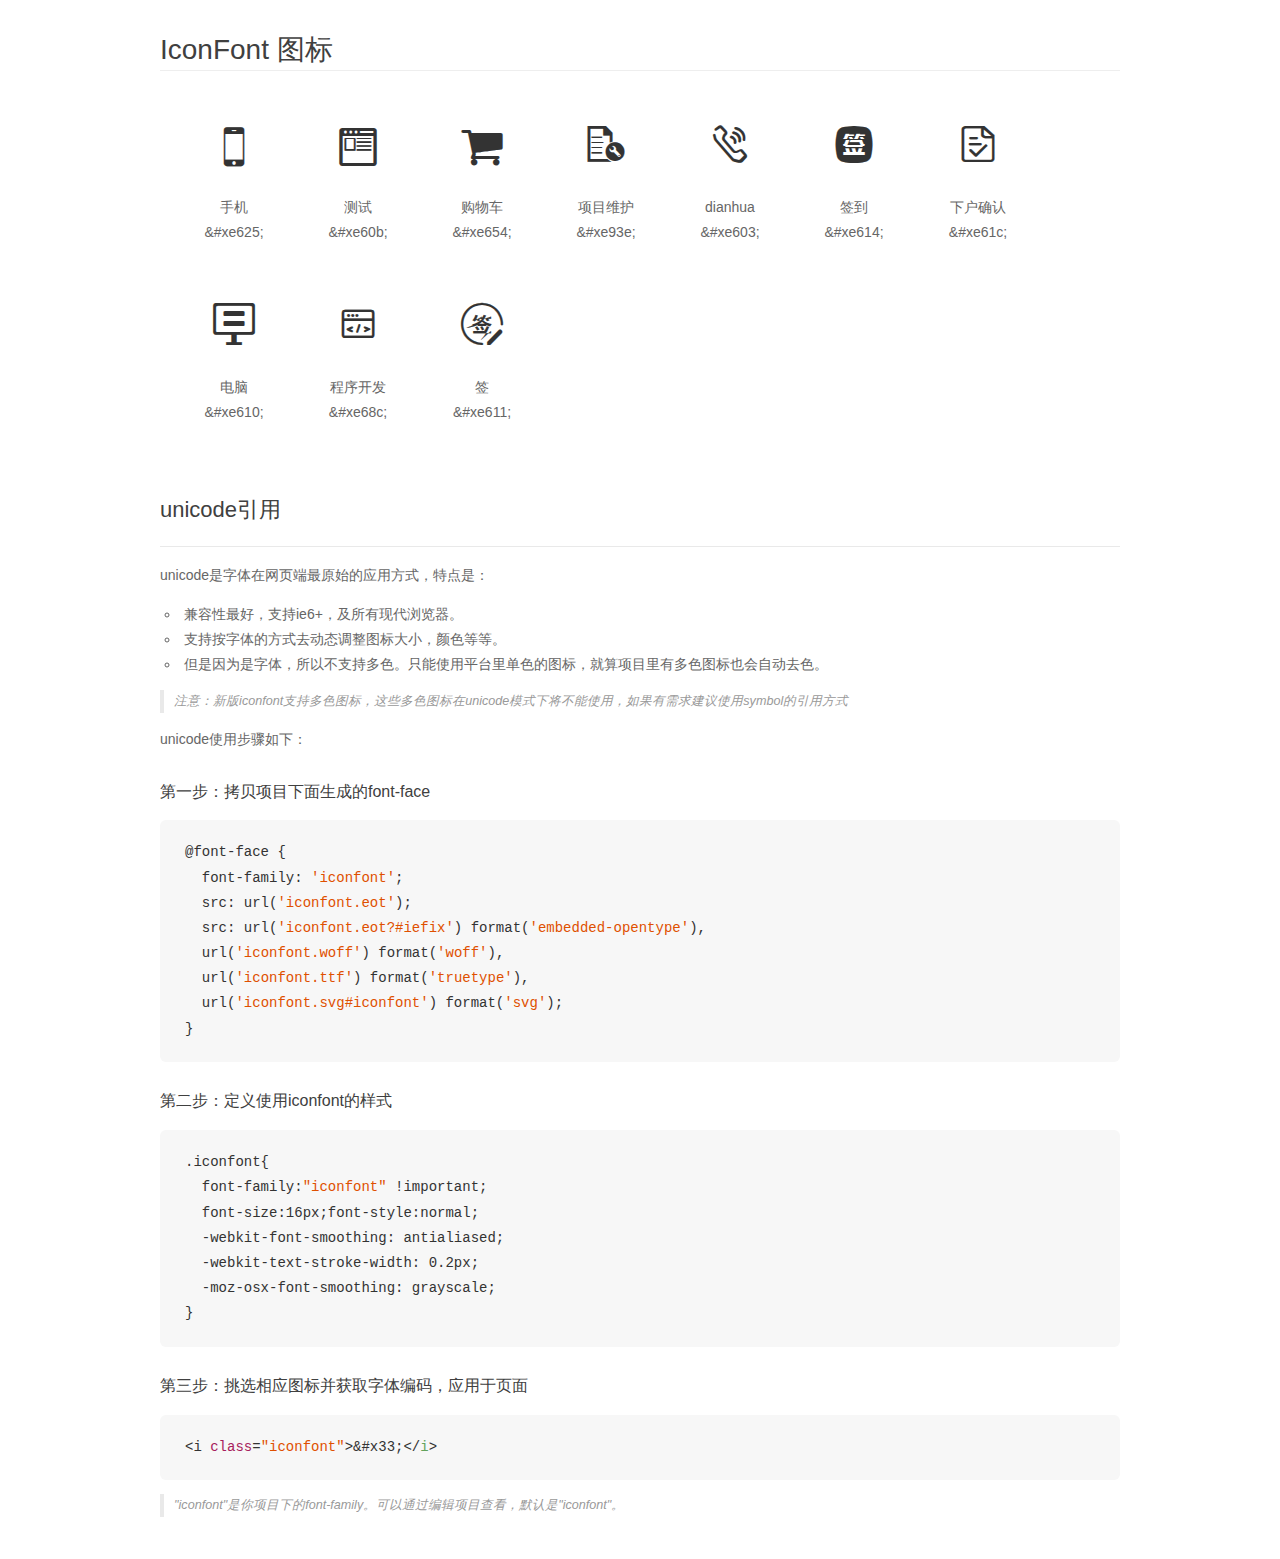
<file: my/font/demo_unicode.html>
<!DOCTYPE html>
<html>
<head>
    <meta charset="utf-8"/>
    <title>IconFont</title>
    <link rel="stylesheet" href="demo.css">

    <style type="text/css">

        @font-face {font-family: "iconfont";
          src: url('iconfont.eot'); /* IE9*/
          src: url('iconfont.eot#iefix') format('embedded-opentype'), /* IE6-IE8 */
          url('iconfont.woff') format('woff'), /* chrome, firefox */
          url('iconfont.ttf') format('truetype'), /* chrome, firefox, opera, Safari, Android, iOS 4.2+*/
          url('iconfont.svg#iconfont') format('svg'); /* iOS 4.1- */
        }

        .iconfont {
          font-family:"iconfont" !important;
          font-size:16px;
          font-style:normal;
          -webkit-font-smoothing: antialiased;
          -webkit-text-stroke-width: 0.2px;
          -moz-osx-font-smoothing: grayscale;
        }

    </style>
</head>
<body>
    <div class="main markdown">
        <h1>IconFont 图标</h1>
        <ul class="icon_lists clear">
            
                <li>
                <i class="icon iconfont">&#xe625;</i>
                    <div class="name">手机</div>
                    <div class="code">&amp;#xe625;</div>
                </li>
            
                <li>
                <i class="icon iconfont">&#xe60b;</i>
                    <div class="name">测试</div>
                    <div class="code">&amp;#xe60b;</div>
                </li>
            
                <li>
                <i class="icon iconfont">&#xe654;</i>
                    <div class="name">购物车</div>
                    <div class="code">&amp;#xe654;</div>
                </li>
            
                <li>
                <i class="icon iconfont">&#xe93e;</i>
                    <div class="name">项目维护</div>
                    <div class="code">&amp;#xe93e;</div>
                </li>
            
                <li>
                <i class="icon iconfont">&#xe603;</i>
                    <div class="name">dianhua</div>
                    <div class="code">&amp;#xe603;</div>
                </li>
            
                <li>
                <i class="icon iconfont">&#xe614;</i>
                    <div class="name">签到</div>
                    <div class="code">&amp;#xe614;</div>
                </li>
            
                <li>
                <i class="icon iconfont">&#xe61c;</i>
                    <div class="name">下户确认</div>
                    <div class="code">&amp;#xe61c;</div>
                </li>
            
                <li>
                <i class="icon iconfont">&#xe610;</i>
                    <div class="name">电脑</div>
                    <div class="code">&amp;#xe610;</div>
                </li>
            
                <li>
                <i class="icon iconfont">&#xe68c;</i>
                    <div class="name">程序开发</div>
                    <div class="code">&amp;#xe68c;</div>
                </li>
            
                <li>
                <i class="icon iconfont">&#xe611;</i>
                    <div class="name">签</div>
                    <div class="code">&amp;#xe611;</div>
                </li>
            
        </ul>
        <h2 id="unicode-">unicode引用</h2>
        <hr>

        <p>unicode是字体在网页端最原始的应用方式，特点是：</p>
        <ul>
        <li>兼容性最好，支持ie6+，及所有现代浏览器。</li>
        <li>支持按字体的方式去动态调整图标大小，颜色等等。</li>
        <li>但是因为是字体，所以不支持多色。只能使用平台里单色的图标，就算项目里有多色图标也会自动去色。</li>
        </ul>
        <blockquote>
        <p>注意：新版iconfont支持多色图标，这些多色图标在unicode模式下将不能使用，如果有需求建议使用symbol的引用方式</p>
        </blockquote>
        <p>unicode使用步骤如下：</p>
        <h3 id="-font-face">第一步：拷贝项目下面生成的font-face</h3>
        <pre><code class="lang-js hljs javascript">@font-face {
  font-family: <span class="hljs-string">'iconfont'</span>;
  src: url(<span class="hljs-string">'iconfont.eot'</span>);
  src: url(<span class="hljs-string">'iconfont.eot?#iefix'</span>) format(<span class="hljs-string">'embedded-opentype'</span>),
  url(<span class="hljs-string">'iconfont.woff'</span>) format(<span class="hljs-string">'woff'</span>),
  url(<span class="hljs-string">'iconfont.ttf'</span>) format(<span class="hljs-string">'truetype'</span>),
  url(<span class="hljs-string">'iconfont.svg#iconfont'</span>) format(<span class="hljs-string">'svg'</span>);
}
</code></pre>
        <h3 id="-iconfont-">第二步：定义使用iconfont的样式</h3>
        <pre><code class="lang-js hljs javascript">.iconfont{
  font-family:<span class="hljs-string">"iconfont"</span> !important;
  font-size:<span class="hljs-number">16</span>px;font-style:normal;
  -webkit-font-smoothing: antialiased;
  -webkit-text-stroke-width: <span class="hljs-number">0.2</span>px;
  -moz-osx-font-smoothing: grayscale;
}
</code></pre>
        <h3 id="-">第三步：挑选相应图标并获取字体编码，应用于页面</h3>
        <pre><code class="lang-js hljs javascript">&lt;i <span class="hljs-class"><span class="hljs-keyword">class</span></span>=<span class="hljs-string">"iconfont"</span>&gt;&amp;#x33;<span class="xml"><span class="hljs-tag">&lt;/<span class="hljs-name">i</span>&gt;</span></span></code></pre>

        <blockquote>
        <p>"iconfont"是你项目下的font-family。可以通过编辑项目查看，默认是"iconfont"。</p>
        </blockquote>
    </div>


</body>
</html>
</file>
<file: my/css/comm.css>
*{margin:0;padding:0;}
				body{font-size:12px;font-family:"微软雅黑","宋体",Arial, Helvetica, sans-serif;color:#666}
				ul{list-style:none;}
				a{text-decoration: none;color:#666;text-align:center;}
					a:hover{color:darkred;box-sizing: border-box;}
					
					
				@font-face {font-family: "my";
          src: url('../font/iconfont.eot'); /* IE9*/
          src: url('../font/iconfont.eot#iefix') format('embedded-opentype'), /* IE6-IE8 */
          url('../font/iconfont.woff') format('woff'), /* chrome, firefox */
          url('../font/iconfont.ttf') format('truetype'), /* chrome, firefox, opera, Safari, Android, iOS 4.2+*/
          url('../font/iconfont.svg#iconfont') format('svg'); /* iOS 4.1- */
        }

        .iconfont {
          font-family:"iconfont" !important;
          font-size:16px;
          font-style:normal;
          -webkit-font-smoothing: antialiased;
          -webkit-text-stroke-width: 0.2px;
          -moz-osx-font-smoothing: grayscale;
        }
        
				/******************************header*/
				header{width:100%;margin-top:20px;}
					#header_top{width:100%;background:#f0f0f0;}
					#header_top a:hover{background:#fff;border:1px solid #ccc;line-height:33px;border-bottom:none;}
						/***********************************..top*/
						#header_top .top{width:1190px;height:35px;line-height:35px;margin:0 auto;font-family:my;}
							#header_top .top .left{width:25%;float:left;}
								#header_top .top .left a,span{display:inline-block;}
								#header_top .top .left a:nth-of-type(1){width:35px;}
								#header_top .top .left a:nth-of-type(2){width:60px;}

							#header_top .top .right{width:30%;float:right;}
								#header_top .top .right a,b,span{float:left;}
								#header_top .top .right span{margin-right:5px;font-size:15px;color:darkred;}
								#header_top .top .right a{padding:0 10px;position:relative;height:35px;}
								#header_top .top .right a ul{position:absolute;z-index: 1;}
								#header_top .top .right a:hover{padding:0 9px;}
								#header_top .top .right a ul{display:none;}
								#header_top .top .right a:hover ul{display:block;left:0;border:1px solid #ccc;background:#fff;;}
								#header_top .top .right a:hover ul img{float:left;padding:10px;}
								#header_top .top .right a:nth-of-type(2):hover ul li{padding:0 5px;color:#666;left:0;}
								#header_top .top .right a:nth-of-type(2):hover ul li:hover{color:darkred}
						/**********************************..nav*/
						#nav{padding:32px;width:1190px;height:70px;margin:0 auto;}
						
						#nav div{float:left;}
							#nav .left1{width:190px;height:70px;background:url(../img/logo.png) no-repeat center top;}
							#nav .left2{width:170px;height:40px;border-left:2px solid silver;margin-top:10px;padding:0 10px;}
								#nav .left2 p{font:14px/20px "黑体";color:#999;}
								#nav .left2 span{font:14px/20px "黑体";color:silver}
							#nav .right1{width:300px;height:60px;margin-top:10px;}
								#nav .right1 .top{width:100%;height:40px;border:2px solid #ccc;box-sizing: border-box;}
									#nav .right1 .top select{width:50px;height:35px;float:left;border:0;}
									#nav .right1 .top input{width:200px;height:25px;float:left;border:0;margin:0 5px 0 5px;}
									#nav .right1 .top a img{width:25px;height:25px;float:left;margin-top:5px;}
									
								#nav .right1 .bottom{width:100%;height:20px;line-height:25px}
									#nav .right1 .bottom b{float:left;padding:0 5px;color:#333;}
									#nav .right1 .bottom a{float:left;padding:0 5px;}
								
							#nav .right2{width:450px;height:25px;margin-left:40px;margin-top:20px;}
								#nav .right2 a{float:left;width:90px;height:25px;font:17px/25px "黑体"}
								#nav .right2 a:hover{background:darkred;color:#fff;line-height:23px;}
								#nav .right2 span{float:left;width:25px;height:25px;background-image:url(../img/time_icon1.png);background-position:0 0;}
								#nav .right2 a:hover span{background-image:url(../img/time_icon2.png)}
						/*****************************..menu*/
					#menu{width:100%;background:#f0f0f0;border-bottom:2px solid darkred;}
						#menu .menu{width:1190px;height:40px;margin:0 auto;position:relative;background:#a90000}
							#menu .menu i{position:absolute;top:40px;width:24px;height:15px;background:url(../img/icon_01.png) -170px -6px;}		
							#menu .menu b{font:18px/40px "microsoft yahei";color:#fff;margin-left:20px;}
							#menu .menu em{font:12px/40px "microsoft yahei";color:rosybrown;margin-left:10px;}
				
				/******************************section*/
				section{min-height:200px;height:auto!important;height:200px;background:#FFFACD;}
				/******************************footer*/
				footer{width:100%;height:425px;}
				
					#footer_top{width:100%;height:76px;background:darkred;overflow:hidden;}
						#footer_top .top{width:1190px;height:36px;margin:20px auto;}
							#footer_top .top span{float:left;width:150px;height:36px;margin-left:120px;}
							#footer_top .top span:nth-of-type(1){width:120px;}
								#footer_top .top span i{width:36px;height:36px;float:left;background-image:url(../img/footnav_icon.png);}
								#footer_top .top span a{font:15px/36px "microsoft yahei";color:#fff;margin-left:10px;}
								#footer_top .top span a:hover{text-decoration: underline;}
								
					#footer_bottom{width:100%;margin-top:12px;}
						#footer_bottom .bottom{width:1190px;height:337px;margin:0 auto;}
							#footer_bottom .bottom .a{height:170px}
								#footer_bottom .bottom .a ul{float:left;width:150px;margin-left:70px;}
									#footer_bottom .bottom .a ul li{font:13px/25px "microsoft yahei"}
									#footer_bottom .bottom .a ul li:first-child{font:15px/30px "microsoft yahei";font-weight:bold;}
									#footer_bottom .bottom .a ul li:first-child a{color:#000;}
									
									#footer_bottom .bottom .a ul:nth-of-type(5){cursor: pointer;}
									#footer_bottom .bottom .a ul:nth-of-type(5) img{width:100px;height:100px;}
									#footer_bottom .bottom .a ul:nth-of-type(5) li:nth-child(3){border:1px solid #999;width:100px;padding:0 5px;box-sizing: border-box;}
									#footer_bottom .bottom .a ul:nth-of-type(5) li:nth-child(3) span{float:right;width:25px;height:26px;background:url(../img/icon_01.png) -240px 0}
									#footer_bottom .bottom .a ul:nth-of-type(5) li:nth-child(3):hover{color:darkred}
									
							#footer_bottom .bottom .b{height:40px;border-top:1px solid #999;border-bottom:1px solid #999;font:12px/40px "microsoft yahei";text-align:center;}
							#footer_bottom .bottom .c{height:50px;text-align:center;line-height:50px;}
								#footer_bottom .bottom .c a{color:#999;padding:0 5px;}
								#footer_bottom .bottom .c a:hover{color:darkred;box-sizing: border-box;}
							#footer_bottom .bottom .d{height:50px;}
							#footer_bottom .bottom .d div{height:50px;float:left;margin-left:10px;background-image:url(../img/footrenzheng.png)}
								#footer_bottom .bottom .d .d1{width:128px;background-position:-4px -2px}
								#footer_bottom .bottom .d .d2{width:156px;background-position:-136px -2px}
								#footer_bottom .bottom .d .d3{width:102px;background-position:-296px -2px}
								#footer_bottom .bottom .d .d4{width:153px;background-position:-403px -2px}
</file>
<file: my/font/iconfont.css>
@font-face {font-family: "iconfont";
  src: url('iconfont.eot?t=1495595053772'); /* IE9*/
  src: url('iconfont.eot?t=1495595053772#iefix') format('embedded-opentype'), /* IE6-IE8 */
  url('iconfont.woff?t=1495595053772') format('woff'), /* chrome, firefox */
  url('iconfont.ttf?t=1495595053772') format('truetype'), /* chrome, firefox, opera, Safari, Android, iOS 4.2+*/
  url('iconfont.svg?t=1495595053772#iconfont') format('svg'); /* iOS 4.1- */
}

.iconfont {
  font-family:"iconfont" !important;
  font-size:16px;
  font-style:normal;
  -webkit-font-smoothing: antialiased;
  -moz-osx-font-smoothing: grayscale;
}

.icon-shouji:before { content: "\e625"; }

.icon-ceshi:before { content: "\e60b"; }

.icon-gouwuche:before { content: "\e654"; }

.icon-xiangmuweihu:before { content: "\e93e"; }

.icon-dianhua:before { content: "\e603"; }

.icon-qiandao01:before { content: "\e614"; }

.icon-xiahuqueren:before { content: "\e61c"; }

.icon-diannao:before { content: "\e610"; }

.icon-program:before { content: "\e68c"; }

.icon-PAY_CASH_NO:before { content: "\e611"; }
</file>
<file: my/font/demo.css>
*{margin: 0;padding: 0;list-style: none;}
/*
KISSY CSS Reset
理念：1. reset 的目的不是清除浏览器的默认样式，这仅是部分工作。清除和重置是紧密不可分的。
2. reset 的目的不是让默认样式在所有浏览器下一致，而是减少默认样式有可能带来的问题。
3. reset 期望提供一套普适通用的基础样式。但没有银弹，推荐根据具体需求，裁剪和修改后再使用。
特色：1. 适应中文；2. 基于最新主流浏览器。
维护：玉伯<lifesinger@gmail.com>, 正淳<ragecarrier@gmail.com>
 */

/** 清除内外边距 **/
body, h1, h2, h3, h4, h5, h6, hr, p, blockquote, /* structural elements 结构元素 */
dl, dt, dd, ul, ol, li, /* list elements 列表元素 */
pre, /* text formatting elements 文本格式元素 */
form, fieldset, legend, button, input, textarea, /* form elements 表单元素 */
th, td /* table elements 表格元素 */ {
  margin: 0;
  padding: 0;
}

/** 设置默认字体 **/
body,
button, input, select, textarea /* for ie */ {
  font: 12px/1.5 tahoma, arial, \5b8b\4f53, sans-serif;
}
h1, h2, h3, h4, h5, h6 { font-size: 100%; }
address, cite, dfn, em, var { font-style: normal; } /* 将斜体扶正 */
code, kbd, pre, samp { font-family: courier new, courier, monospace; } /* 统一等宽字体 */
small { font-size: 12px; } /* 小于 12px 的中文很难阅读，让 small 正常化 */

/** 重置列表元素 **/
ul, ol { list-style: none; }

/** 重置文本格式元素 **/
a { text-decoration: none; }
a:hover { text-decoration: underline; }


/** 重置表单元素 **/
legend { color: #000; } /* for ie6 */
fieldset, img { border: 0; } /* img 搭车：让链接里的 img 无边框 */
button, input, select, textarea { font-size: 100%; } /* 使得表单元素在 ie 下能继承字体大小 */
/* 注：optgroup 无法扶正 */

/** 重置表格元素 **/
table { border-collapse: collapse; border-spacing: 0; }

/* 清除浮动 */
.ks-clear:after, .clear:after {
  content: '\20';
  display: block;
  height: 0;
  clear: both;
}
.ks-clear, .clear {
  *zoom: 1;
}

.main {
  padding: 30px 100px;
width: 960px;
margin: 0 auto;
}
.main h1{font-size:36px; color:#333; text-align:left;margin-bottom:30px; border-bottom: 1px solid #eee;}

.helps{margin-top:40px;}
.helps pre{
  padding:20px;
  margin:10px 0;
  border:solid 1px #e7e1cd;
  background-color: #fffdef;
  overflow: auto;
}

.icon_lists{
  width: 100% !important;

}

.icon_lists li{
  float:left;
  width: 100px;
  height:180px;
  text-align: center;
  list-style: none !important;
}
.icon_lists .icon{
  font-size: 42px;
  line-height: 100px;
  margin: 10px 0;
  color:#333;
  -webkit-transition: font-size 0.25s ease-out 0s;
  -moz-transition: font-size 0.25s ease-out 0s;
  transition: font-size 0.25s ease-out 0s;

}
.icon_lists .icon:hover{
  font-size: 100px;
}



.markdown {
  color: #666;
  font-size: 14px;
  line-height: 1.8;
}

.highlight {
  line-height: 1.5;
}

.markdown img {
  vertical-align: middle;
  max-width: 100%;
}

.markdown h1 {
  color: #404040;
  font-weight: 500;
  line-height: 40px;
  margin-bottom: 24px;
}

.markdown h2,
.markdown h3,
.markdown h4,
.markdown h5,
.markdown h6 {
  color: #404040;
  margin: 1.6em 0 0.6em 0;
  font-weight: 500;
  clear: both;
}

.markdown h1 {
  font-size: 28px;
}

.markdown h2 {
  font-size: 22px;
}

.markdown h3 {
  font-size: 16px;
}

.markdown h4 {
  font-size: 14px;
}

.markdown h5 {
  font-size: 12px;
}

.markdown h6 {
  font-size: 12px;
}

.markdown hr {
  height: 1px;
  border: 0;
  background: #e9e9e9;
  margin: 16px 0;
  clear: both;
}

.markdown p,
.markdown pre {
  margin: 1em 0;
}

.markdown > p,
.markdown > blockquote,
.markdown > .highlight,
.markdown > ol,
.markdown > ul {
  width: 80%;
}

.markdown ul > li {
  list-style: circle;
}

.markdown > ul li,
.markdown blockquote ul > li {
  margin-left: 20px;
  padding-left: 4px;
}

.markdown > ul li p,
.markdown > ol li p {
  margin: 0.6em 0;
}

.markdown ol > li {
  list-style: decimal;
}

.markdown > ol li,
.markdown blockquote ol > li {
  margin-left: 20px;
  padding-left: 4px;
}

.markdown code {
  margin: 0 3px;
  padding: 0 5px;
  background: #eee;
  border-radius: 3px;
}

.markdown pre {
  border-radius: 6px;
  background: #f7f7f7;
  padding: 20px;
}

.markdown pre code {
  border: none;
  background: #f7f7f7;
  margin: 0;
}

.markdown strong,
.markdown b {
  font-weight: 600;
}

.markdown > table {
  border-collapse: collapse;
  border-spacing: 0px;
  empty-cells: show;
  border: 1px solid #e9e9e9;
  width: 95%;
  margin-bottom: 24px;
}

.markdown > table th {
  white-space: nowrap;
  color: #333;
  font-weight: 600;

}

.markdown > table th,
.markdown > table td {
  border: 1px solid #e9e9e9;
  padding: 8px 16px;
  text-align: left;
}

.markdown > table th {
  background: #F7F7F7;
}

.markdown blockquote {
  font-size: 90%;
  color: #999;
  border-left: 4px solid #e9e9e9;
  padding-left: 0.8em;
  margin: 1em 0;
  font-style: italic;
}

.markdown blockquote p {
  margin: 0;
}

.markdown .anchor {
  opacity: 0;
  transition: opacity 0.3s ease;
  margin-left: 8px;
}

.markdown .waiting {
  color: #ccc;
}

.markdown h1:hover .anchor,
.markdown h2:hover .anchor,
.markdown h3:hover .anchor,
.markdown h4:hover .anchor,
.markdown h5:hover .anchor,
.markdown h6:hover .anchor {
  opacity: 1;
  display: inline-block;
}

.markdown > br,
.markdown > p > br {
  clear: both;
}


.hljs {
  display: block;
  background: white;
  padding: 0.5em;
  color: #333333;
  overflow-x: auto;
}

.hljs-comment,
.hljs-meta {
  color: #969896;
}

.hljs-string,
.hljs-variable,
.hljs-template-variable,
.hljs-strong,
.hljs-emphasis,
.hljs-quote {
  color: #df5000;
}

.hljs-keyword,
.hljs-selector-tag,
.hljs-type {
  color: #a71d5d;
}

.hljs-literal,
.hljs-symbol,
.hljs-bullet,
.hljs-attribute {
  color: #0086b3;
}

.hljs-section,
.hljs-name {
  color: #63a35c;
}

.hljs-tag {
  color: #333333;
}

.hljs-title,
.hljs-attr,
.hljs-selector-id,
.hljs-selector-class,
.hljs-selector-attr,
.hljs-selector-pseudo {
  color: #795da3;
}

.hljs-addition {
  color: #55a532;
  background-color: #eaffea;
}

.hljs-deletion {
  color: #bd2c00;
  background-color: #ffecec;
}

.hljs-link {
  text-decoration: underline;
}

pre{
  background: #fff;
}
</file>
